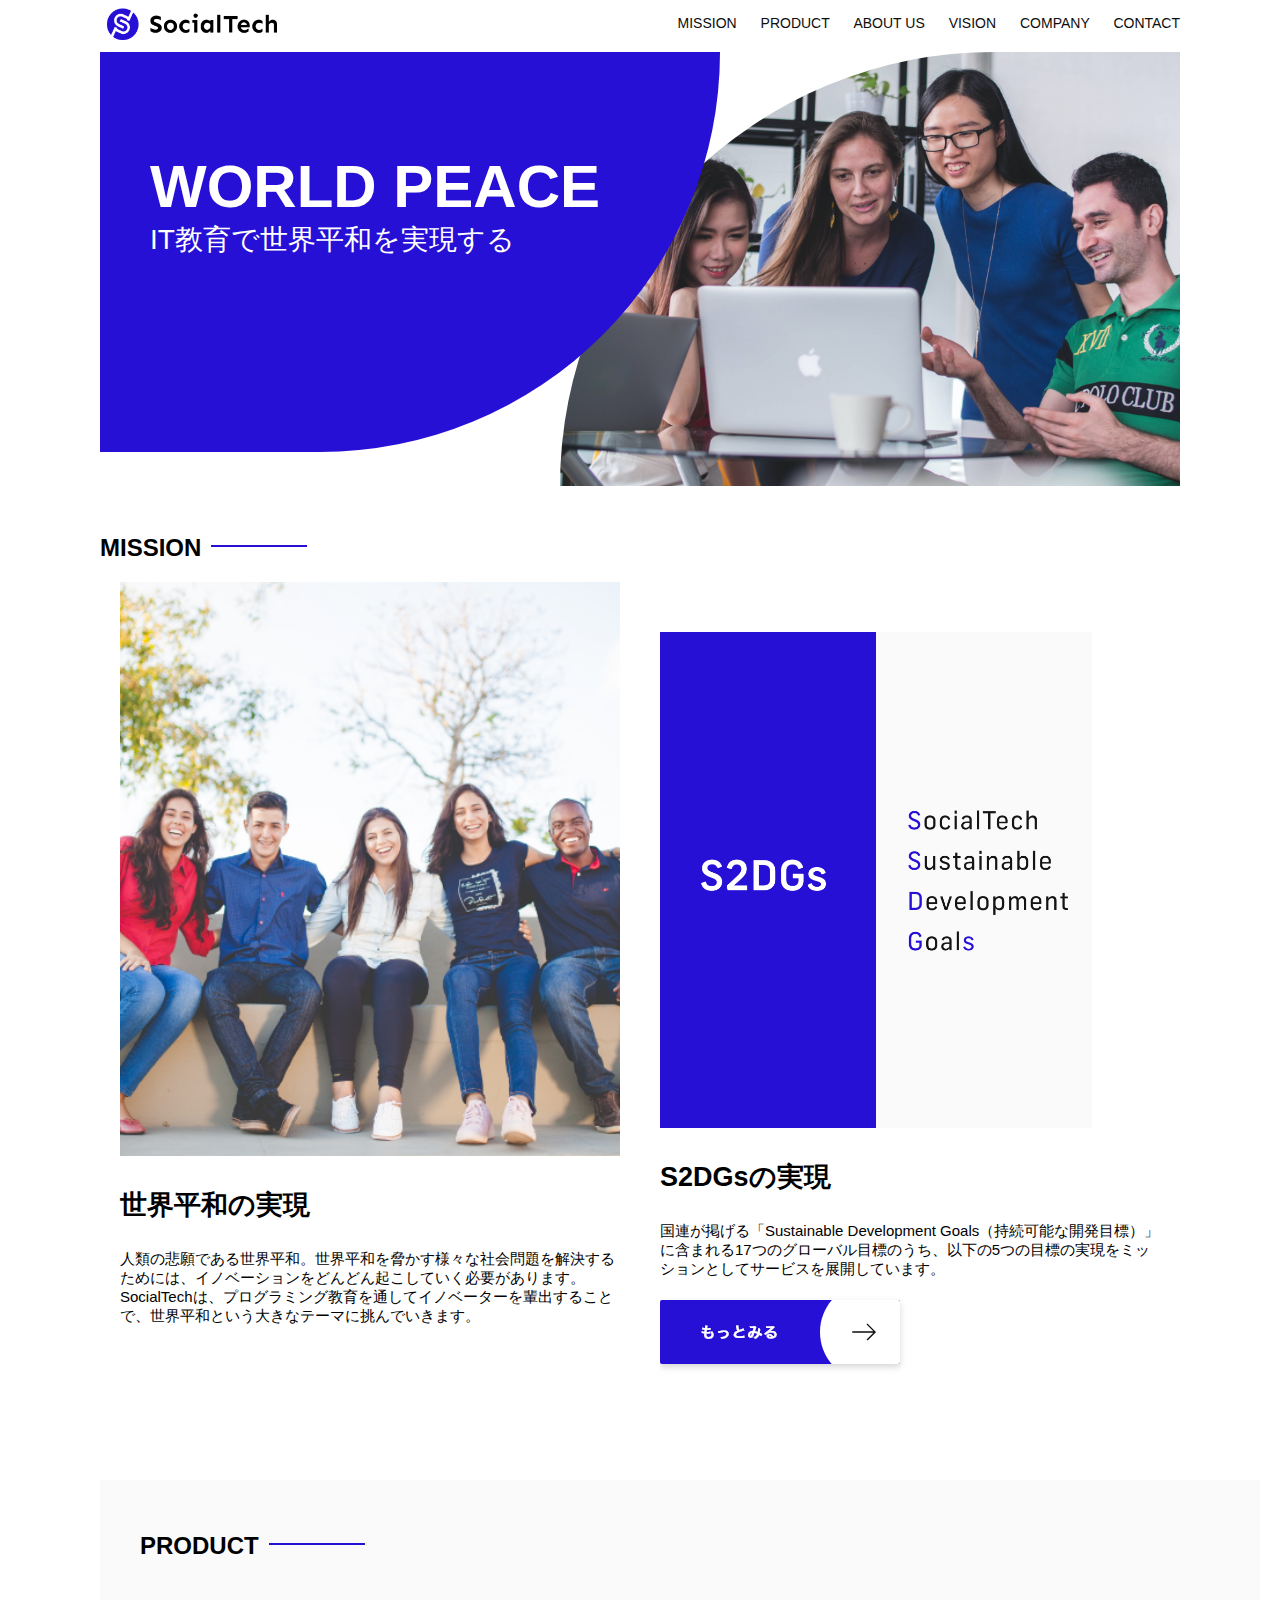
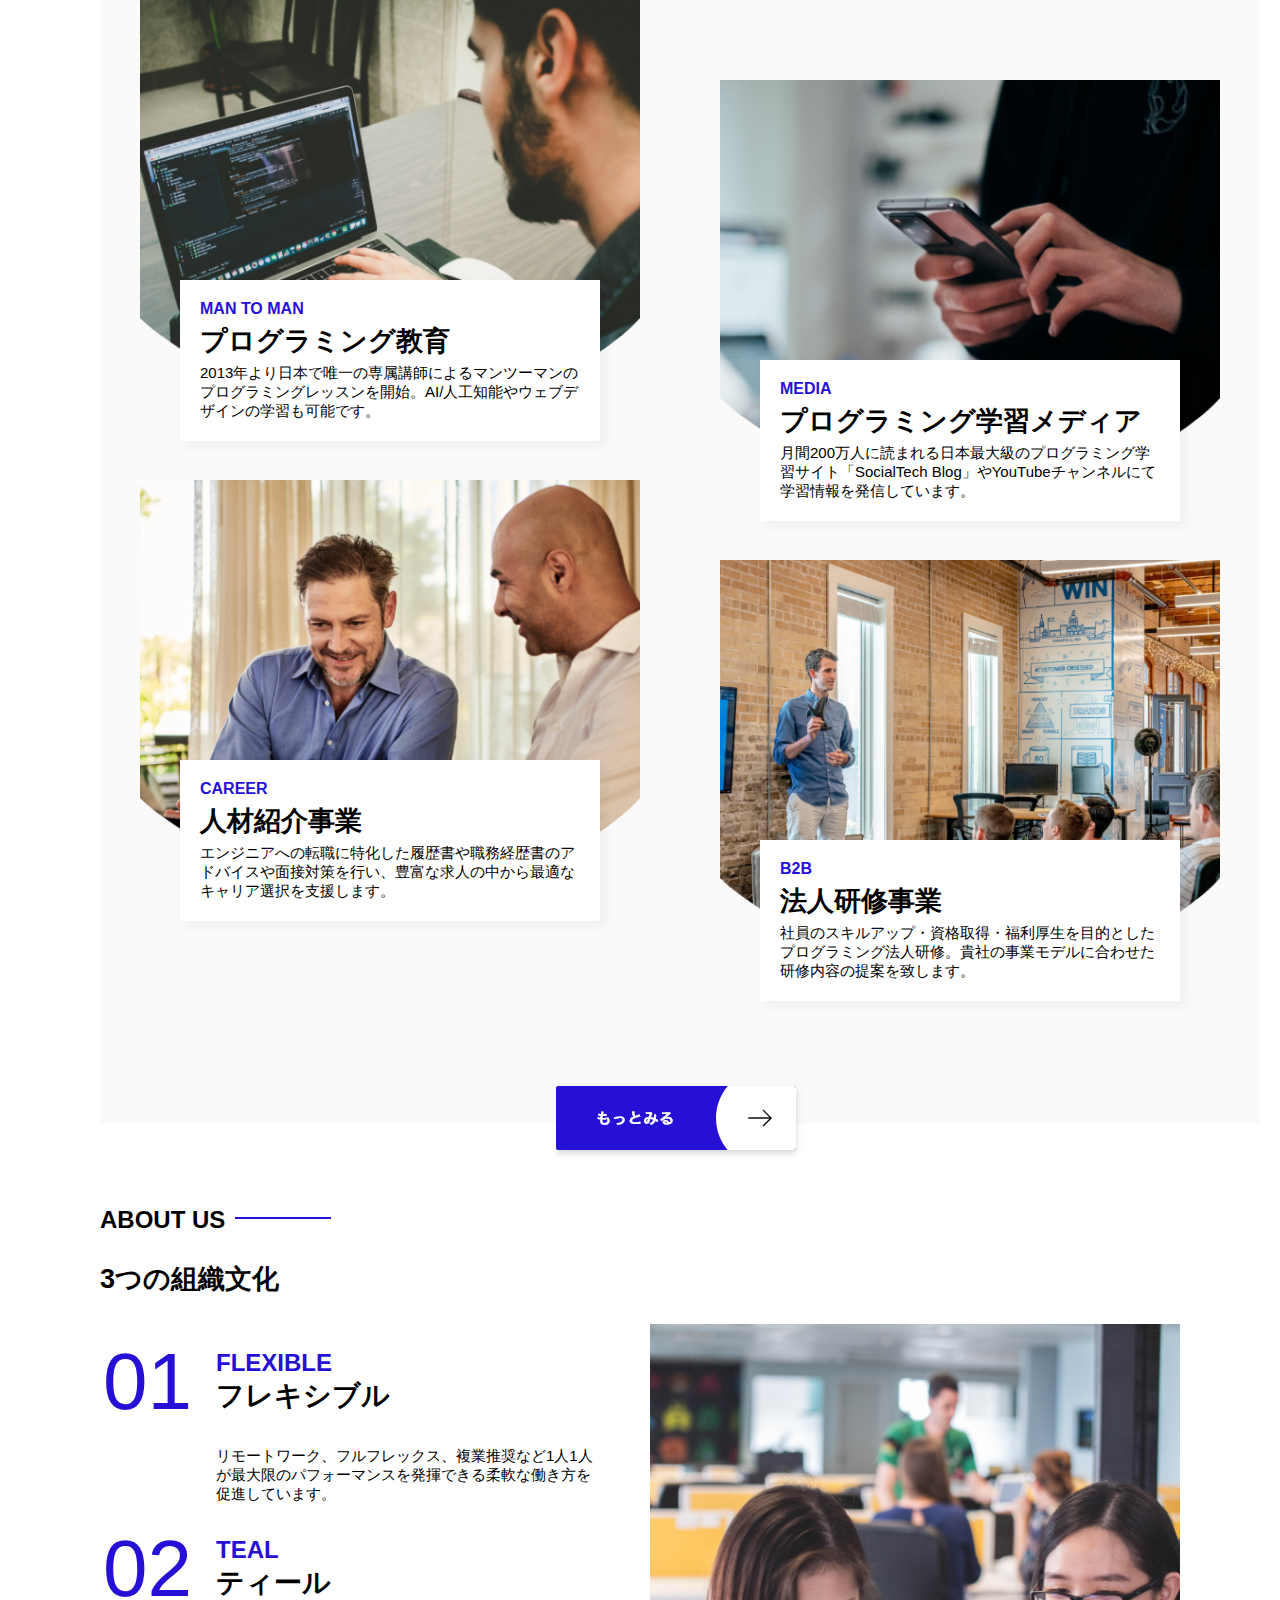
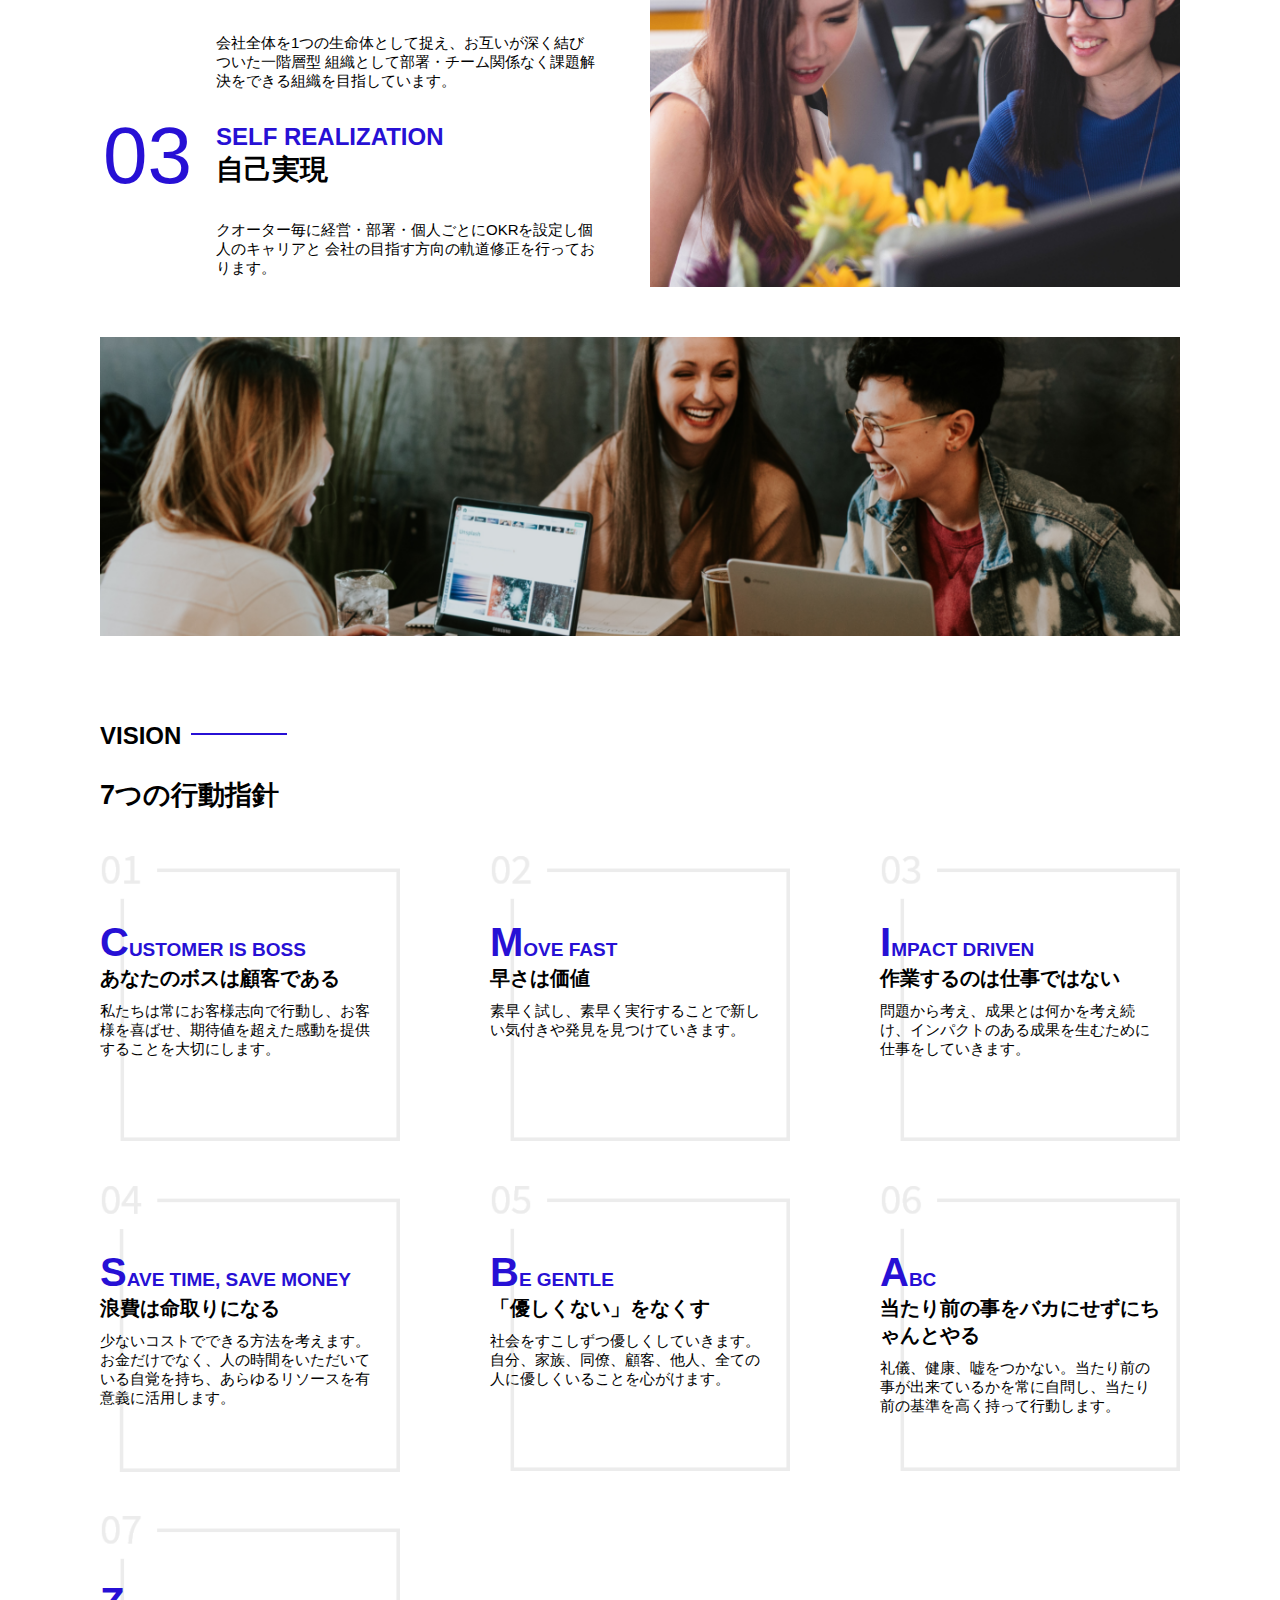
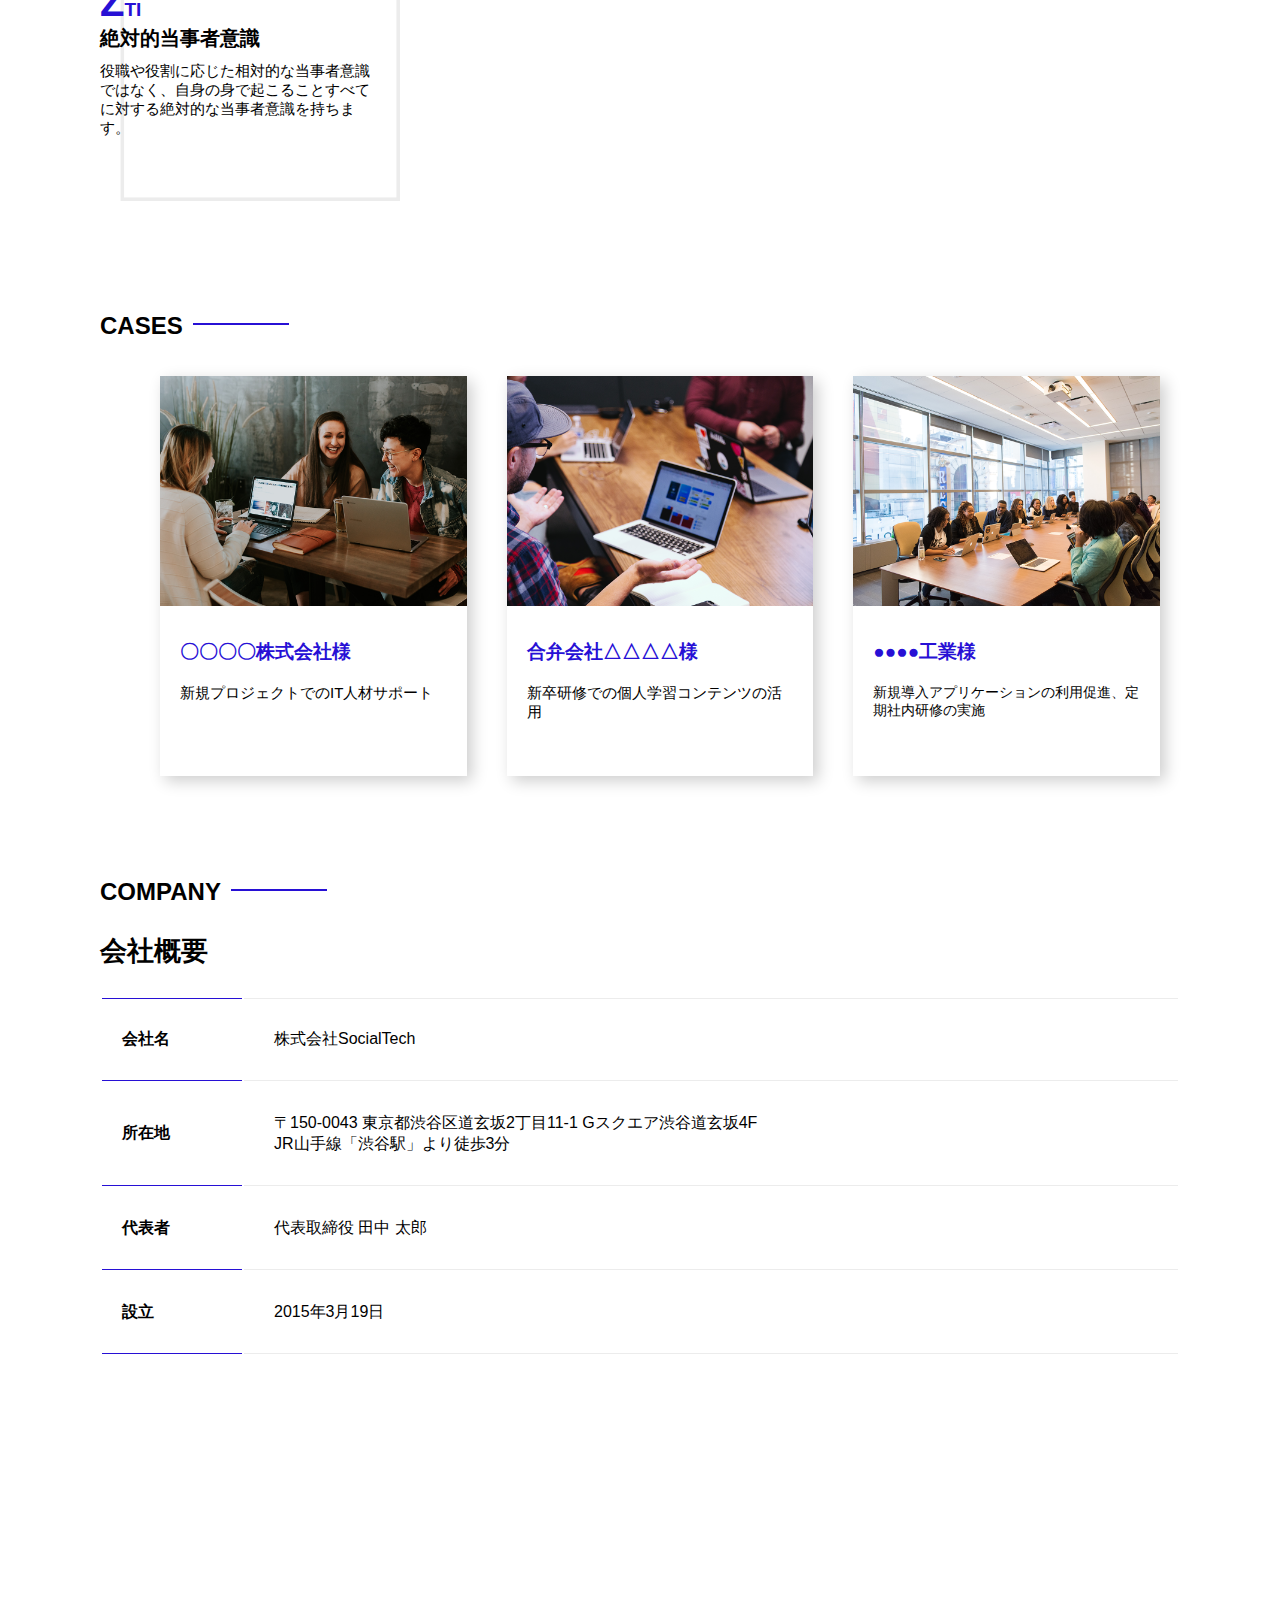
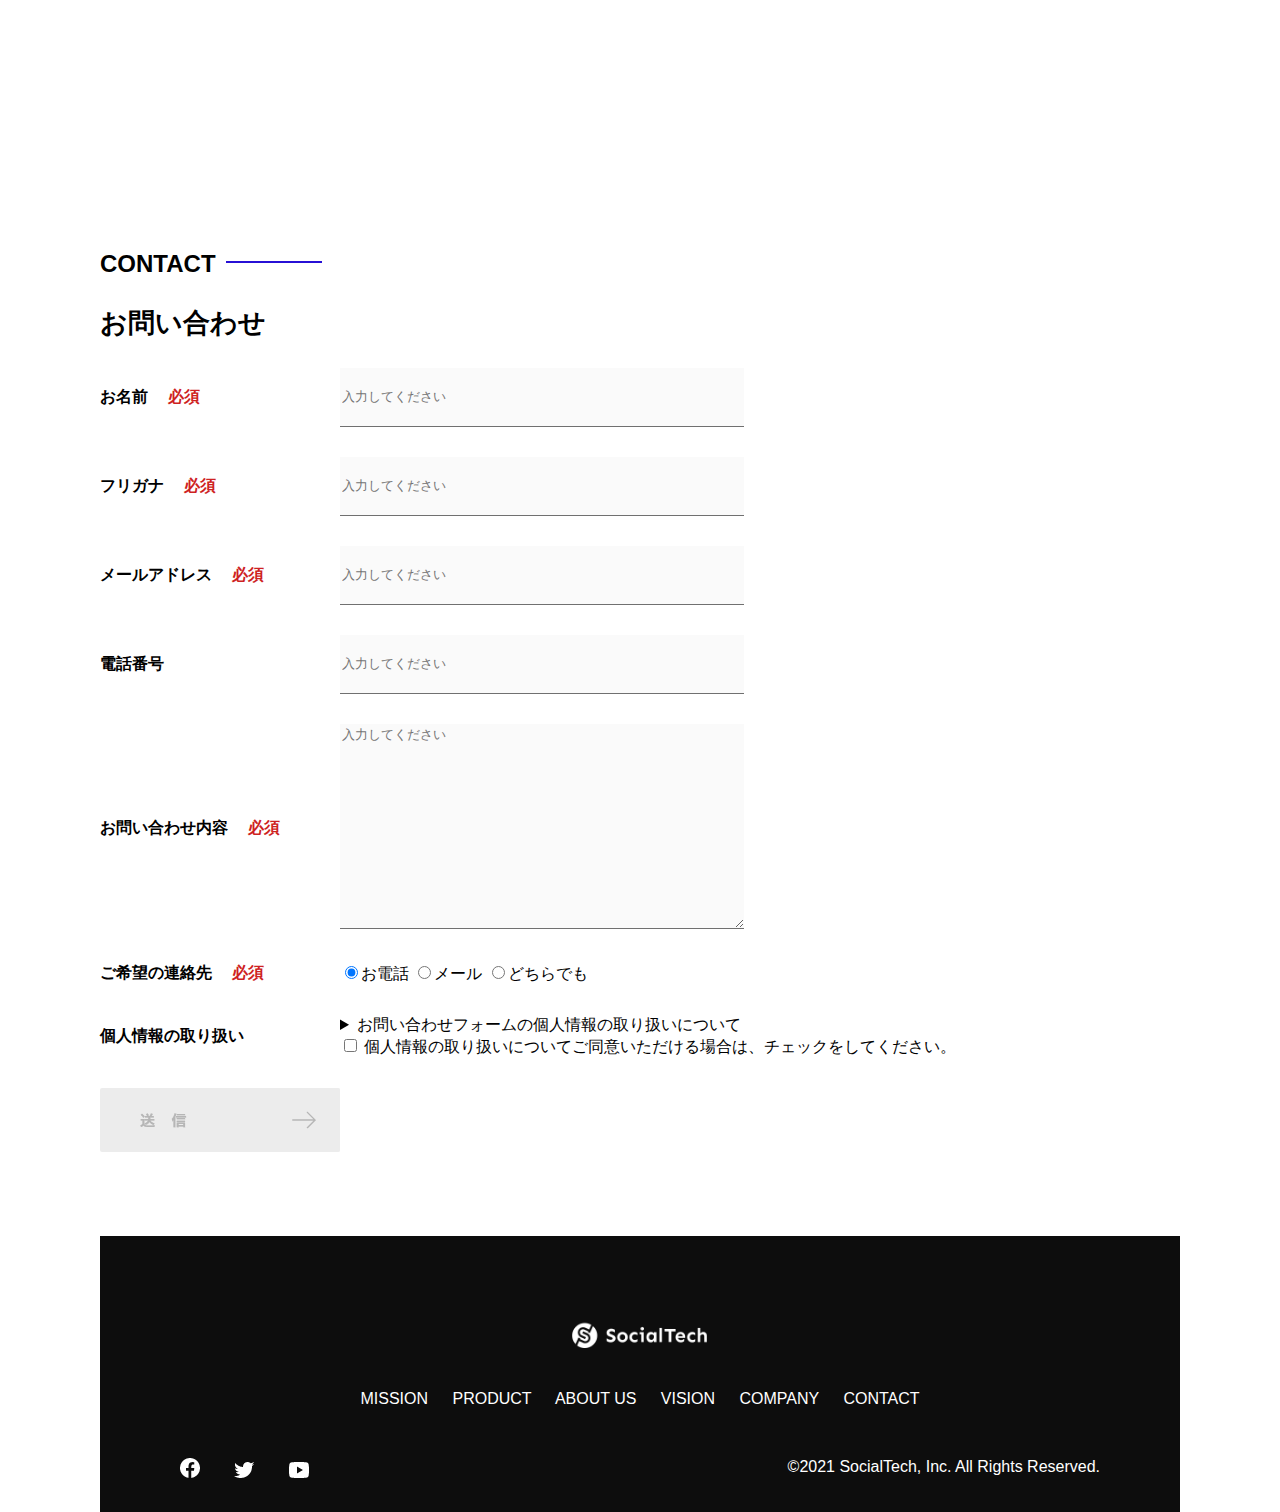
<file: index.html>
<!DOCTYPE html>
<html>
  <head>
    <title>SocialTech</title>
    <meta charset="UTF-8" />
    <meta
      name="description"
      content="SocialTechはEdTech業界のリーディングカンパニーを目指します。"
    />
    <meta name="viewport" content="width=device-width, initial-scale=1.0" />
    <link rel="stylesheet" href="style.css" />
  </head>
  <body>
    <!-- ヘッダー -->
    <header>
      <!-- ロゴ -->
      <a href="index.html" id="logo"
        ><img src="images/logo.png" alt="トップページに戻る"
      /></a>

      <!-- PC用ナビゲーション -->
      <nav id="nav-pc">
        <a href="mission.html">MISSION</a>
        <a href="product.html">PRODUCT</a>
        <a href="index.html#aboutus">ABOUT US</a>
        <a href="index.html#vision">VISION</a>
        <a href="index.html#company">COMPANY</a>
        <a href="index.html#contact">CONTACT</a>
      </nav>
        <!-- スマホ用メニューボタン -->
     <img id="menu-sp" src="images/button-menu.png" alt="ナビゲーションを開く" onclick="document.getElementById('nav-sp').style.display = 'block'">
      <!-- スマホ用ナビゲーション -->
      <nav id="nav-sp">
        <img id="close" src="images/button-close.png" alt="ナビゲーションを閉じる" onclick="document.getElementById('nav-sp').style.display = 'none'">
        <a id="logo-sp" href="index.html" onclick="document.getElementById('nav-sp').style.display = 'none'"><img
            src="images/logo-sp.png" alt="トップページに戻る"></a>
        <a class="menu" href="mission.html" onclick="document.getElementById('nav-sp').style.display = 'none'">MISSION</a>
        <a class="menu" href="product.html" onclick="document.getElementById('nav-sp').style.display = 'none'">PRODUCT</a>
        <a class="menu" href="index.html#aboutus" onclick="document.getElementById('nav-sp').style.display = 'none'">ABOUT
          US</a>
        <a class="menu" href="index.html#vision"
          onclick="document.getElementById('nav-sp').style.display = 'none'">VISION</a>
        <a class="menu" href="index.html#company"
          onclick="document.getElementById('nav-sp').style.display = 'none'">COMPANY</a>
        <a class="menu" href="index.html#contact"
          onclick="document.getElementById('nav-sp').style.display = 'none'">CONTACT</a>
        <div id="sns">
          <a href="https://www.facebook.com/sejuku2013"><img src="images/button-facebook.png" alt="Facebookのリンク"></a>
          <a href="https://twitter.com/samuraijuku"><img src="images/button-twitter.png" alt="Twitterのリンク"></a>
          <a href="https://www.youtube.com/channel/UCCFOQO5aDK0xXam4cUQXT8g"><img src="images/button-youtube.png" alt="YouTubeのリンク"></a>
        </div>
      </nav>
    </header>
    <main>
      <article>
        <!-- メインビジュアル -->
        <section id="main-visual">
          <div id="main-message">
            <h1>WORLD PEACE</h1>
            <p>IT教育で世界平和を実現する</p>
          </div>
          <img 
            id="mission-photo"
            src="images/index/index-main.png"
            alt="PCの周りに集まる多国籍の仲間たち"
          />
        </section>
        <!--ミッション-->
        <section id="mission">
          <h2 class="index-h2">MISSION</h2>
          <div id="mission-flex">
            <div>
              <img
                id="mission-photo"
                src="images/index/index-mission.png"
                alt="屋外のベンチで写真を撮影する多国籍の仲間たち"
              />
              <h3>世界平和の実現</h3>
              <p>
                人類の悲願である世界平和。世界平和を脅かす様々な社会問題を解決するためには、イノベーションをどんどん起こしていく必要があります。SocialTechは、プログラミング教育を通してイノベーターを輩出することで、世界平和という大きなテーマに挑んでいきます。
              </p>
            </div>
            <div>
              <img id="s2dgs" src="images/index/s2dgs.png" alt="S2DGs" />
              <h3>S2DGsの実現</h3>
              <p>
                国連が掲げる「Sustainable Development
                Goals（持続可能な開発目標）」に含まれる17つのグローバル目標のうち、以下の5つの目標の実現をミッションとしてサービスを展開しています。
              </p>
              <a href="mission.html">
                <img src="images/button-more.png" alt="もっとみる" />
              </a>
            </div>
          </div>
        </section>
        <!-- プロダクト -->
        <section id="product">
          <h2 class="index-h2">PRODUCT</h2>
          <div>
            <div id="product-left">
              <div>
                <img
                  class="product-photo"
                  src="images/index/index-mantoman.png"
                  alt="PCでコードを書く男性"
                />
                <div class="product-explain">
                  <span>MAN TO MAN</span>
                  <h3>プログラミング教育</h3>
                  <p>
                    2013年より日本で唯一の専属講師によるマンツーマンのプログラミングレッスンを開始。AI/人工知能やウェブデザインの学習も可能です。
                  </p>
                </div>
              </div>
              <div>
                <img
                  class="product-photo"
                  src="images/index/index-career.png"
                  alt="笑顔で話し合う2人の男性"
                />
                <div class="product-explain">
                  <span>CAREER</span>
                  <h3>人材紹介事業</h3>
                  <p>
                    エンジニアへの転職に特化した履歴書や職務経歴書のアドバイスや面接対策を行い、豊富な求人の中から最適なキャリア選択を支援します。
                  </p>
                </div>
              </div>
            </div>
            <div id="product-right">
              <div>
                <img
                  class="product-photo"
                  src="images/index/index-media.png"
                  alt="スマートフォンを操作する人"
                />
                <div class="product-explain">
                  <span>MEDIA</span>
                  <h3>プログラミング学習メディア</h3>
                  <p>
                    月間200万人に読まれる日本最大級のプログラミング学習サイト「SocialTech
                    Blog」やYouTubeチャンネルにて学習情報を発信しています。
                  </p>
                </div>
              </div>
              <div>
                <img
                  class="product-photo"
                  src="images/index/index-b2b.png"
                  alt="講演中の男性とそれを聴く人々"
                />
                <div class="product-explain">
                  <span>B2B</span>
                  <h3>法人研修事業</h3>
                  <p>
                    社員のスキルアップ・資格取得・福利厚生を目的としたプログラミング法人研修。貴社の事業モデルに合わせた研修内容の提案を致します。
                  </p>
                </div>
              </div>
            </div>
          </div>
          <div>
            <a id="product-more" href="product.html">
              <img src="images/button-more.png" alt="もっとみる" />
            </a>
          </div>
        </section>
        <!---ABOUT US-->
        <section id="aboutus">
          <h2 class="index-h2">ABOUT US</h2>
          <h3>3つの組織文化</h3>
          <div>
            <table class="culture-table">
              <tr>
                <td>
                  <span class="culture-num">01</span>
                </td>
                <td>
                  <span class="culture-en">FLEXIBLE</span>
                  <span class="culture-jp">フレキシブル</span>
                </td>
              </tr>
              <tr>
                <td>
                  <!--空のセル-->
                </td>
                <td>
                  <p class="culture-description">
                    リモートワーク、フルフレックス、複業推奨など1人1人が最大限のパフォーマンスを発揮できる柔軟な働き方を促進しています。
                  </p>
                </td>
              </tr>
              <tr>
                <td>
                  <span class="culture-num">02</span>
                </td>
                <td>
                  <span class="culture-en">TEAL</span>
                  <span class="culture-jp">ティール</span>
                </td>
              </tr>
              <tr>
                <td>
                  <!--空のセル-->
                </td>
                <td>
                  <p class="culture-description">
                    会社全体を1つの生命体として捉え、お互いが深く結びついた一階層型
                    組織として部署・チーム関係なく課題解決をできる組織を目指しています。
                  </p>
                </td>
              </tr>
              <tr>
                <td>
                  <span class="culture-num">03</span>
                </td>
                <td>
                  <span class="culture-en">SELF REALIZATION</span>
                  <span class="culture-jp">自己実現</span>
                </td>
              </tr>
              <tr>
                <td>
                  <!--空のセル-->
                </td>
                <td>
                  <p class="culture-description">
                    クオーター毎に経営・部署・個人ごとにOKRを設定し個人のキャリアと
                    会社の目指す方向の軌道修正を行っております。
                  </p>
                </td>
              </tr>
            </table>
            <img
              class="culture-img"
              src="images/index/index-aboutus1.png"
              alt="笑顔で話し合う2人の女性"
            />
          </div>
          <img
            class="culture-img2"
            src="images/index/index-aboutus2.png"
            alt="笑顔で話し合う3人の男女"
          />
        </section>
        <!-- VISION -->
        <section id="vision">
          <h2 class="index-h2">VISION</h2>
          <h3>7つの行動指針</h3>
          <div>
            <div class="vision-box">
              <img src="images/index/vision-01.png" alt="01" />
              <span>
                <h4>CUSTOMER IS BOSS</h4>
                <h5>あなたのボスは顧客である</h5>
                <p>
                  私たちは常にお客様志向で行動し、お客様を喜ばせ、期待値を超えた感動を提供することを大切にします。
                </p>
              </span>
            </div>
            <div class="vision-box">
              <img src="images/index/vision-02.png" alt="02" />
              <span>
                <h4>MOVE FAST</h4>
                <h5>早さは価値</h5>
                <p>
                  素早く試し、素早く実行することで新しい気付きや発見を見つけていきます。
                </p>
              </span>
            </div>
            <div class="vision-box">
              <img src="images/index/vision-03.png" alt="03" />
              <span>
                <h4>IMPACT DRIVEN</h4>
                <h5>作業するのは仕事ではない</h5>
                <p>
                  問題から考え、成果とは何かを考え続け、インパクトのある成果を生むために仕事をしていきます。
                </p>
              </span>
            </div>
            <div class="vision-box">
              <img src="images/index/vision-04.png" alt="04" />
              <span>
                <h4>SAVE TIME, SAVE MONEY</h4>
                <h5>浪費は命取りになる</h5>
                <p>
                  少ないコストでできる方法を考えます。お金だけでなく、人の時間をいただいている自覚を持ち、あらゆるリソースを有意義に活用します。
                </p>
              </span>
            </div>
            <div class="vision-box">
              <img src="images/index/vision-05.png" alt="05" />
              <span>
                <h4>BE GENTLE</h4>
                <h5>「優しくない」をなくす</h5>
                <p>
                  社会をすこしずつ優しくしていきます。自分、家族、同僚、顧客、他人、全ての人に優しくいることを心がけます。
                </p>
              </span>
            </div>
            <div class="vision-box">
              <img src="images/index/vision-06.png" alt="06" />
              <span>
                <h4>ABC</h4>
                <h5>当たり前の事をバカにせずにちゃんとやる</h5>
                <p>
                  礼儀、健康、嘘をつかない。当たり前の事が出来ているかを常に自問し、当たり前の基準を高く持って行動します。
                </p>
              </span>
            </div>
            <div class="vision-box">
              <img src="images/index/vision-07.png" alt="07" />
              <span>
                <h4>ZTI</h4>
                <h5>絶対的当事者意識</h5>
                <p>
                  役職や役割に応じた相対的な当事者意識ではなく、自身の身で起こることすべてに対する絶対的な当事者意識を持ちます。
                </p>
              </span>
            </div>
          </div>
        </section>
        <!-- CASES -->
        <section id="cases">
          <h2 class="index-h2">CASES</h2>
          <ul>
            <li class="case-card">
              <img class="case-img" src="images/index/case-1.png" alt="仲良く語り合う３人">
              <div class=case-info>
                <h3 class="case-name">〇〇〇〇株式会社様</h3>
                <p class="case-namecontent">新規プロジェクトでのIT人材サポート</p>
              </div>
            </li>
            <li class="case-card">
                <img class="case-img" src="images/index/case-2.png" alt="PCでコンテンツを見る">
                <div class="case-info">
                  <h3 class="case-name">合弁会社△△△△様</h3>
                  <p class="case-contet">新卒研修での個人学習コンテンツの活用</p>
                </div>
            </li>
            <li class="case-card">
              <img class="case-img" src="images/index/case-3.png" alt="社内研修中の会議室">
              <div class="case-info">
                <h3 class="case-name">●●●●工業様</h3>
                <p class="case-content">新規導入アプリケーションの利用促進、定期社内研修の実施</p>
              </div>
            </li>
            
         
          </ul>

        </section>
        <!-- COMPANY -->
        <section id="company">
          <h2 class="index-h2">COMPANY</h2>
          <h3>会社概要</h3>
          <table id="company-table">
            <tr>
              <th class="tableheader-first">会社名</th>
              <td class="cell-first">株式会社SocialTech</td>
            </tr>
            <tr>
              <th class="tableheader">所在地</th>
              <td class="cell">
                〒150-0043 東京都渋谷区道玄坂2丁目11-1 Gスクエア渋谷道玄坂4F<br />JR山手線「渋谷駅」より徒歩3分
              </td>
            </tr>
            <tr>
              <th class="tableheader">代表者</th>
              <td class="cell">代表取締役 田中 太郎</td>
            </tr>
            <tr>
              <th class="tableheader">設立</th>
              <td class="cell">2015年3月19日</td>
            </tr>
          </table>
          <iframe
            src="https://www.google.com/maps/embed?pb=!1m18!1m12!1m3!1d3241.7759544892483!2d139.69399665123464!3d35.65789123876098!2m3!1f0!2f0!3f0!3m2!1i1024!2i768!4f13.1!3m3!1m2!1s0x60188caa0042e8d1%3A0xba130bea826a7aa2!2z44CSMTUwLTAwNDMg5p2x5Lqs6YO95riL6LC35Yy66YGT546E5Z2C77yS5LiB55uu77yR77yR4oiS77yR!5e0!3m2!1sja!2sjp!4v1636872991912!5m2!1sja!2sjp"
            style="border: 0"
            allowfullscreen=""
            loading="lazy"
          >
          </iframe>
        </section>
        <!-- お問い合わせフォーム -->
        <section id="contact">
          <h2 class="index-h2">CONTACT</h2>
          <h3>お問い合わせ</h3>
          <form>
            <div>
              <div class="contact-heading">
                <label class="contact-label"
                  >お名前<span class="contact-span">必須</span></label
                >
              </div>
              <div class="contact-form">
                <input
                  type="text"
                  name="name"
                  placeholder="入力してください"
                  class="contact-textbox"
                />
              </div>
            </div>
            <div>
              <div class="contact-heading">
                <label class="contact-label"
                  >フリガナ<span class="contact-span">必須</span></label
                >
              </div>
              <div>
                <input
                  type="text"
                  name="hurigana"
                  placeholder="入力してください"
                  class="contact-textbox"
                />
              </div>
            </div>
            <div>
              <div class="contact-heading">
                <label class="contact-label"
                  >メールアドレス<span class="contact-span">必須</span></label
                >
              </div>
              <div>
                <input
                  type="text"
                  name="email"
                  placeholder="入力してください"
                  class="contact-textbox"
                />
              </div>
            </div>
            <div>
              <div class="contact-heading">
                <label class="contact-label">電話番号</label>
              </div>
              <div>
                <input
                  type="text"
                  name="tel"
                  placeholder="入力してください"
                  class="contact-textbox"
                />
              </div>
            </div>
            <div>
              <div class="contact-heading">
                <label class="contact-label"
                  >お問い合わせ内容<span class="contact-span">必須</span></label
                >
              </div>
              <div>
                <textarea
                  class="contact-textarea"
                  placeholder="入力してください"
                  name="message"
                ></textarea>
              </div>
            </div>
            <div>
              <div class="contact-heading">
                <label class="contact-label"
                  >ご希望の連絡先<span class="contact-span">必須</span></label
                >
              </div>
              <div>
                <input
                  class="radiobutton"
                  type="radio"
                  value="tel"
                  name="contact"
                  checked
                /><label>お電話</label>
                <input
                  class="radiobutton"
                  type="radio"
                  value="mail"
                  name="contact"
                /><label>メール</label>
                <input
                  class="radiobutton"
                  type="radio"
                  value="both"
                  name="contact"
                /><label>どちらでも</label>
              </div>
            </div>
            <div>
              <div class="contact-heading">
                <label class="contact-label">個人情報の取り扱い</label>
              </div>
              <div>
                <details>
                  <summary>
                    お問い合わせフォームの個人情報の取り扱いについて
                  </summary>
                  <div>
                    <span>１．組織の名称又は氏名</span><br />
                    株式会社SocialTech<br /><br />
                    <span
                      >２．個人情報保護管理者（若しくはその代理人）の氏名又は職名、所属及び連絡先
                      鈴木 一郎 コーポレート部</span
                    ><br />
                    メールアドレス：support@socialtech.net<br />
                    TEL：03-xxxx-xxxx<br />
                    <span>３．個人情報の利用目的</span><br />
                    ・本サービス及び本サービスに関連する情報の提供又はそれらに関する連絡のため<br />
                    ・ユーザーの本人確認のため<br />
                    ・当社サービスのご案内のため<br />
                    ・当社の商品等の広告または宣伝（電子メールによるものを含むものとします。）<br /><br />
                    <span>４．個人情報の取り扱い業務の委託</span><br />
                    個人情報の取扱業務の全部または一部を外部に業務委託する場合があります。<br />
                    その際、弊社は、個人情報を適切に保護できる管理体制を敷き実行していることを条件として<br />
                    委託先を厳選したうえで、機密保持契約を委託先と締結し、お客様の個人情報を厳密に管理させます。<br /><br />
                    <span>５．個人情報の開示等の請求</span><br />
                    お客様は、弊社に対してご自身の個人情報の開示等（利用目的の通知、開示、内容の訂正・追加・削除、利用の停止または消去、第三者への提供の停止）に関して、当社問合わせ窓口に申し出ることができます。<br />
                    その際、弊社はお客様ご本人を確認させていただいたうえで、合理的な期間内に対応いたします。<br /><br />
                    なお、個人情報に関する弊社問合わせ先は、次の通りです。<br /><br />
                    株式会社SocialTech　個人情報問合せ窓口<br />
                    〒150-0043　東京都渋谷区道玄坂2丁目11-1 Ｇスクエア渋谷道玄坂
                    4F<br />
                    メールアドレス：support@socialtech.net　TEL：03-xxxx-xxxx<br /><br />
                    <span>６．個人情報を提供されることの任意性について</span
                    ><br /><br />
                    お客様がご自身の個人情報を弊社に提供されるか否かは、お客様のご判断によりますが、もしご提供されない場合には、適切なサービスが提供できない場合がありますので予めご了承ください。
                  </div>
                </details>
                <input type="checkbox" name="agree" />
                <span
                  >個人情報の取り扱いについてご同意いただける場合は、チェックをしてください。</span
                >
              </div>
            </div>
            <input
              type="image"
              value="Submit"
              src="images/button-submit.png"
              alt="送信する"
            />
          </form>
        </section>
      </article>
      <footer>
        <div id="footer-logo">
          <img src="images/logo-sp.png" alt="SocialTech" />
        </div>
        <div id="footer-link">
          <a href="mission.html">MISSION</a>
          <a href="product.html">PRODUCT</a>
          <a href="index.html#aboutus">ABOUT US</a>
          <a href="index.html#vision">VISION</a>
          <a href="index.html#company">COMPANY</a>
          <a href="index.html#contact">CONTACT</a>
        </div>
        <div id="sns-footer">
          <a href="https://www.facebook.com/sejuku2013"
            ><img src="images/button-facebook.png" alt="Facebookのリンク"
          /></a>
          <a href="https://twitter.com/samuraijuku"
            ><img src="images/button-twitter.png" alt="Twitterのリンク"
          /></a>
          <a href="https://www.youtube.com/channel/UCCFOQO5aDK0xXam4cUQXT8g"
            ><img src="images/button-youtube.png" alt="YouTubeのリンク"
          /></a>
          <span id="copyright"
            >&copy;2021 SocialTech, Inc. All Rights Reserved.
          </span>
        </div>
      </footer>
    </main>
  </body>
</html>
</file>
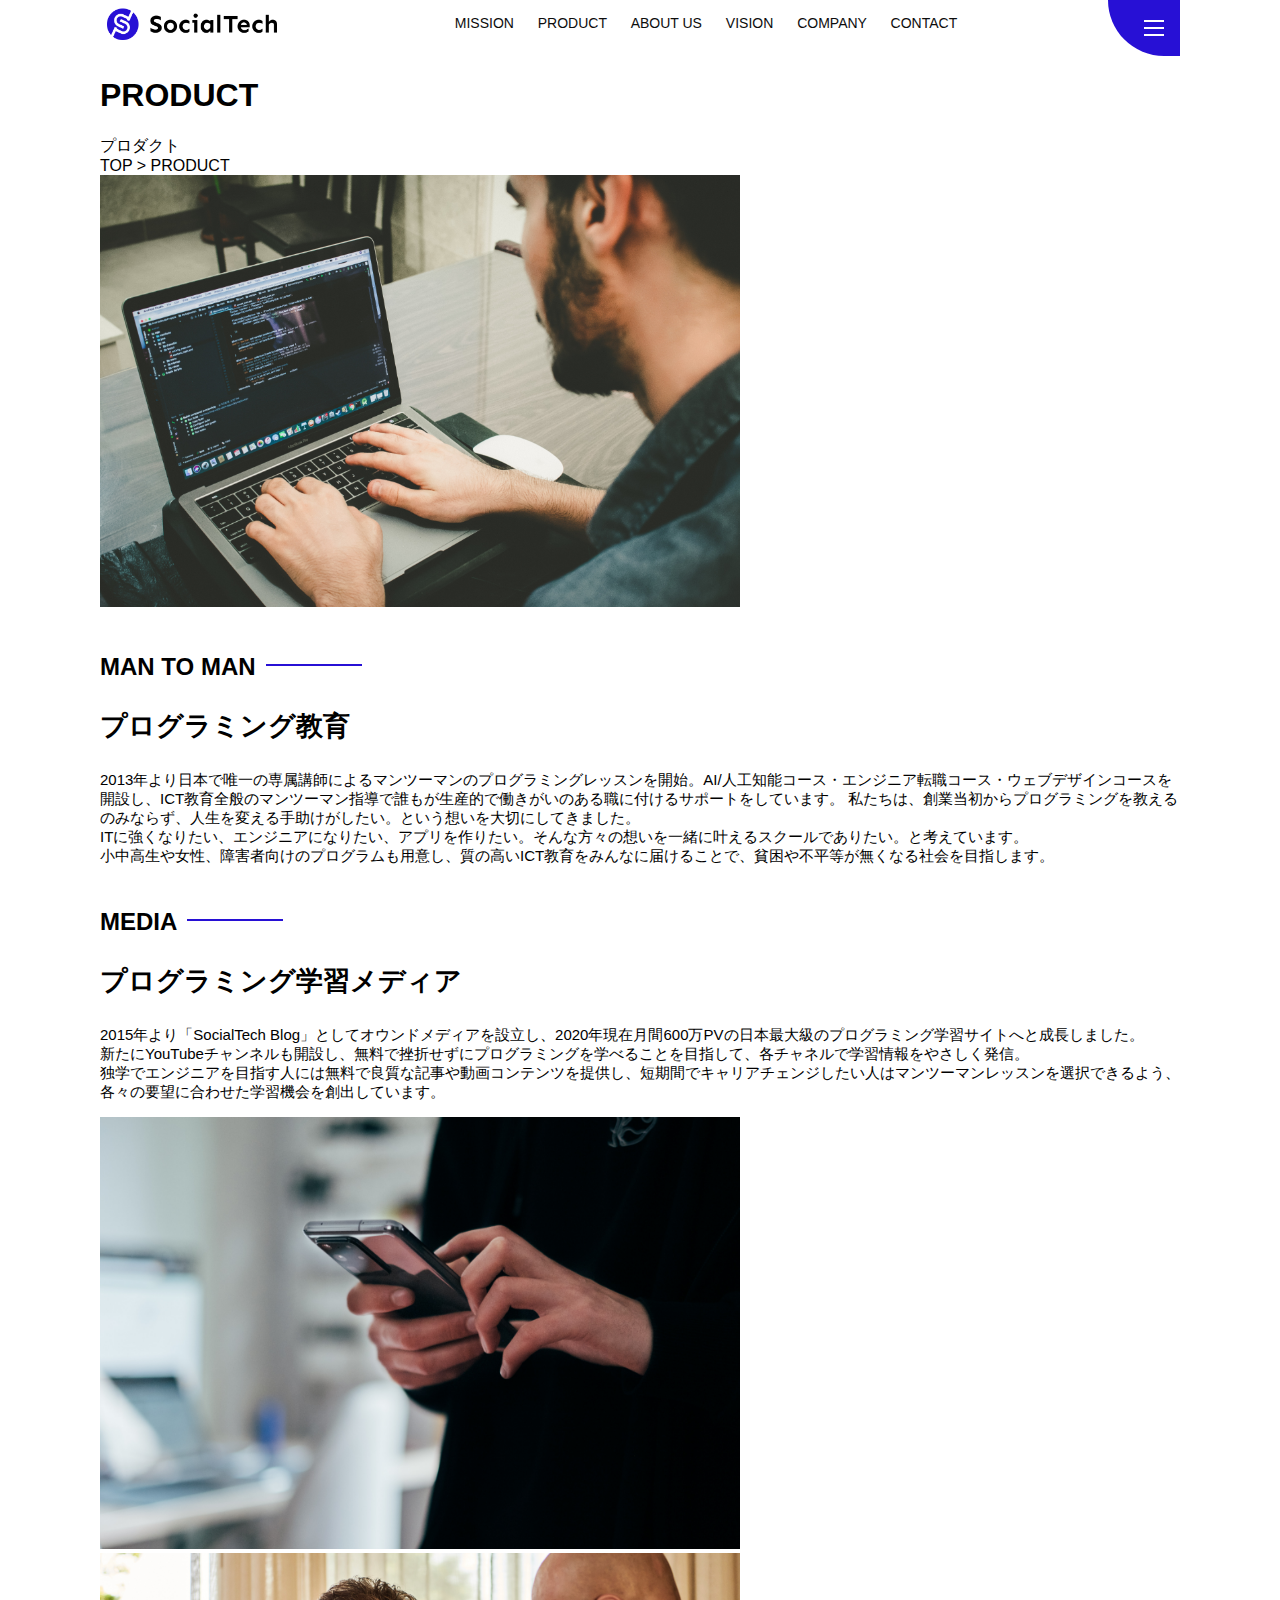
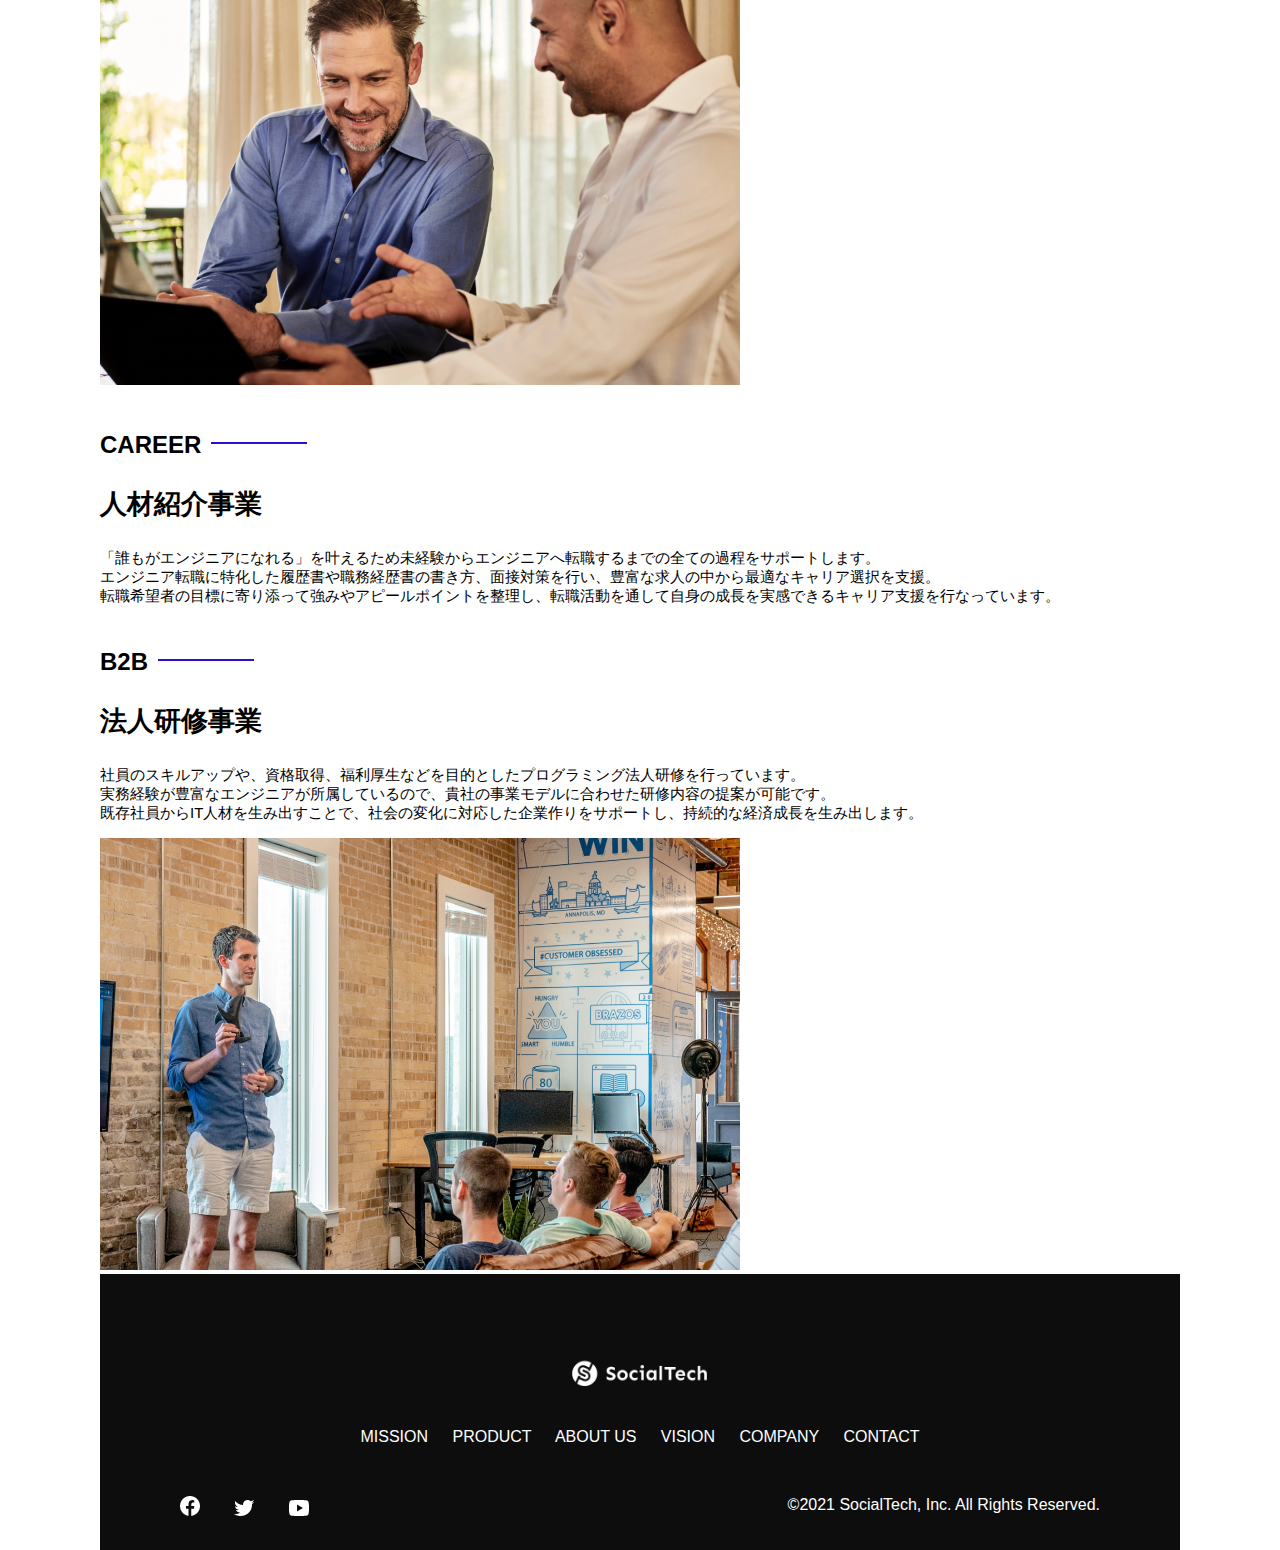
<file: product.html>
<!DOCTYPE html>
<html>
    <head>
        <title>SocialTech -PRODUCT プロダクト-</title>
        <meta charset="UTF-8">
        <meta name="description" content="SocialTechの4つのプロダクトを紹介します">
        <meta name="viewport" content="width=device-width, initial-scale=1.0">
        <link rel="stylesheet" href="style.css">
    </head>
    <body>
        <header>
            <a href="index.html" id="logo"><img src="images/logo.png" alt="トップページに戻る"></a>
             <!-- PC用ナビゲーション -->
            <nav id="nav-pc">
                <a href="mission.html">MISSION</a>
                <a href="product.html">PRODUCT</a>
                <a href="index.html#aboutus">ABOUT US</a>
                <a href="index.html#vision">VISION</a>
                <a href="index.html#company">COMPANY</a>
                <a href="index.html#contact">CONTACT</a>
            </nav>
            <!-- スマホ用メニューボタン -->
             <img id="munu-sp" src="images/button-menu.png" alt="ナビゲーションを開く" onclick="document.getElementById('nav-sp').style.display = 'block'">
            
             <!-- スマホ用ナビゲーション -->
              <nav id="nav-sp">
                <img id="close" src="images/button-close.png" alt="ナビゲーションを閉じる"onclick="document.getElementById('nav-sp').style.display = 'block'">
                <a id="logo-sp" href="index.html" onclick="document.getElementById('nav-sp').style.display = 'none'"><img
                    src="images/logo-sp.png" alt="トップページに戻る"></a>
                <a class="menu" href="mission.html" onclick="document.getElementById('nav-sp').style.display = 'none'">MISSION</a>
                <a class="menu" href="product.html" onclick="document.getElementById('nav-sp').style.display = 'none'">PRODUCT</a>
                <a class="menu" href="index.html#aboutus" onclick="document.getElementById('nav-sp').style.display = 'none'">ABOUT
                  US</a>
                <a class="menu" href="index.html#vision"
                  onclick="document.getElementById('nav-sp').style.display = 'none'">VISION</a>
                <a class="menu" href="index.html#company"
                  onclick="document.getElementById('nav-sp').style.display = 'none'">COMPANY</a>
                <a class="menu" href="index.html#contact"
                  onclick="document.getElementById('nav-sp').style.display = 'none'">CONTACT</a>
                <div id="sns">
                  <a href="https://www.facebook.com/sejuku2013"><img src="images/button-facebook.png" alt="Facebookのリンク"></a>
                  <a href="https://twitter.com/samuraijuku"><img src="images/button-twitter.png" alt="Twitterのリンク"></a>
                  <a href="https://www.youtube.com/channel/UCCFOQO5aDK0xXam4cUQXT8g"><img src="images/button-youtube.png" alt="YouTubeのリンク"></a>
                </div>
              </nav>
        </header>
        <main>
            <article>
              <section id="product-main">
                <div id="product-title">
                  <h1>PRODUCT</h1>
                  <span>プロダクト</span>
                  <div>TOP > PRODUCT</div>
                </div>
              </section>
              <section class="product-section1">
                <img src="images/product/product-mantoman.png" alt="PCでコードを書く男性">
                <div>
                  <h2 class="product-h2">MAN TO MAN</h2>
                  <h3 class="product-h3">プログラミング教育</h3>
                  <p>
                    2013年より日本で唯一の専属講師によるマンツーマンのプログラミングレッスンを開始。AI/人工知能コース・エンジニア転職コース・ウェブデザインコースを開設し、ICT教育全般のマンツーマン指導で誰もが生産的で働きがいのある職に付けるサポートをしています。
                    私たちは、創業当初からプログラミングを教えるのみならず、人生を変える手助けがしたい。という想いを大切にしてきました。<br>ITに強くなりたい、エンジニアになりたい、アプリを作りたい。そんな方々の想いを一緒に叶えるスクールでありたい。と考えています。<br>小中高生や女性、障害者向けのプログラムも用意し、質の高いICT教育をみんなに届けることで、貧困や不平等が無くなる社会を目指します。
                  </p>
                </div>
              </section>
              <section class="product-section2">
                <div>
                  <h2 class="product-h2">MEDIA</h2>
                  <h3 class="product-h3">プログラミング学習メディア</h3>
                  <p>2015年より「SocialTech
                    Blog」としてオウンドメディアを設立し、2020年現在月間600万PVの日本最大級のプログラミング学習サイトへと成長しました。<br>新たにYouTubeチャンネルも開設し、無料で挫折せずにプログラミングを学べることを目指して、各チャネルで学習情報をやさしく発信。<br>独学でエンジニアを目指す人には無料で良質な記事や動画コンテンツを提供し、短期間でキャリアチェンジしたい人はマンツーマンレッスンを選択できるよう、各々の要望に合わせた学習機会を創出しています。
                  </p>
                </div>
                <img src="images/product/product-media.png" alt="スマートフォンを操作する人">
              </section>
              <section class="product-section1">
                <img src="images/product/product-career.png" alt="笑顔で話し合う2人の男性">
                <div>
                  <h2 class="product-h2">CAREER</h2>
                  <h3 class="product-h3">人材紹介事業</h3>
                  <p>
                    「誰もがエンジニアになれる」を叶えるため未経験からエンジニアへ転職するまでの全ての過程をサポートします。<br>エンジニア転職に特化した履歴書や職務経歴書の書き方、面接対策を行い、豊富な求人の中から最適なキャリア選択を支援。<br>転職希望者の目標に寄り添って強みやアピールポイントを整理し、転職活動を通して自身の成長を実感できるキャリア支援を行なっています。<br>
                  </p>
                </div>
              </section>
              <section class="product-section2">
                <div>
                  <h2 class="product-h2">B2B</h2>
                  <h3 class="product-h3">法人研修事業</h3>
                  <p>
                    社員のスキルアップや、資格取得、福利厚生などを目的としたプログラミング法人研修を行っています。<br>実務経験が豊富なエンジニアが所属しているので、貴社の事業モデルに合わせた研修内容の提案が可能です。<br>既存社員からIT人材を生み出すことで、社会の変化に対応した企業作りをサポートし、持続的な経済成長を生み出します。
                  </p>
                </div>
                <img src="images/product/product-b2b.png" alt="講演中の男性とそれを聴く人々">
              </section>
            </article>
            <footer>
                <div id="footer-logo">
                    <img src="images/logo-sp.png" alt="SocialTech">
                </div>
                <div id="footer-link">
                    <a href="mission.html">MISSION</a>
                    <a href="product.html">PRODUCT</a>
                    <a href="index.html#aboutus">ABOUT US</a>
                    <a href="index.html#vision">VISION</a>
                    <a href="index.html#company">COMPANY</a>
                    <a href="index.html#contact">CONTACT</a>
                </div>
                <div id="sns-footer">
                    <a href="https://www.facebook.com/sejuku2013"><img src="images/button-facebook.png" alt="Facebookのリンク"></a>
                    <a href="https://twitter.com/samuraijuku"><img src="images/button-twitter.png" alt="Twitterのリンク"></a>
                    <a href="https://www.youtube.com/channel/UCCFOQO5aDK0xXam4cUQXT8g"><img src="images/button-youtube.png" alt="YouTubeのリンク"></a>
                    <span id="copyright">&copy;2021 SocialTech, Inc. All Rights Reserved. </span>   
                </div>
            </footer>
        </main>
    </body>
</html>
</file>
<file: style.css>
/* PC、スマホ共通スタイル */
body {
  font-family: "Source Sans Pro", "Hiragino Kaku Gothic ProN", Meiryo, Arial,
    sans-serif;
}

p {
  font-size: 15px;
}
 /*================
  PC用のスタイル
  =================*/
  @media screen and (min-width: 768px) {
/*================
PC用のスタイル 
=================*/
#nav-sp,#menu-sp {
  display: none;
}
/* 横幅設定 */
body {
  max-width: 1080px;
  min-width: 960px;
  margin: 0 auto 0 auto;
}

/* ヘッダー */
header {
  display: flex;
  justify-content: space-between;
}

/* ナビゲーションのレイアウト */
#nav-pc {
  text-align: right;
  font-size: 14px;
  padding-top: 15px;
}

/* ナビゲーションのリンクの装飾設定 */
#nav-pc>a {
  text-decoration: none;
  margin-left: 20px;
}

#nav-pc>a:link {
  color: #0d0d0d;
}

#nav-pc>a:visited {
  color: #0d0d0d;
}

#nav-pc>a:hover {
  color: #0d0d0d;
  text-decoration: underline;
}

#nav-pc>a:active {
  color: #0d0d0d;
}

/* メインビジュアル*/
#main-visual {
  position: relative;
  height: 400px;
}

#main-message {
  position: absolute;
  top: 0;
  left: 0;
  background-color: #2710d5;
  color: #ffffff;
  border-radius: 0 0 476px 0;
  max-width: 620px;
  height: 100%;
  width: 100%;
  z-index: 11;
}

#main-message>h1 {
  font-size: 60px;
  font-weight: bold;
  margin: 100px 0 0 50px;
}

#main-message>p {
  font-size: 28px;
  margin: 0 0 0 50px;
}

#main-visual>img {
  max-width: 620px;
  border-radius: 476px 0 0 0;
  position: absolute;
  top: 0;
  right: 0;
  z-index: 10;
}

/* 見出し */
h2 {
  margin: 40px 0 0 0;
}

h2::after {
  content: url("images/line.png");
  margin-left: 10px;
}

h3 {
  font-size: 27px;
}

/* ミッション */
#mission {
  margin: 80px auto 80px auto;
  width: 100%;
}

#mission-flex {
  width: 100%;
  display: flex;
}

#mission-flex>div {
  width: 50%;
  margin: 20px;
}

#mission-photo {
  width: 100%;
}

#s2dgs {
  margin-top: 50px;
}

/* プロダクト */
#product {
  background-color: #fafafa;
  width: 100%;
  margin: 80px 0 80px 0;
  padding: 10px 40px 0px 40px;
}

/* 外枠 */
#product>div {
  margin-top: 40px;
  display: flex;
}

/* 左のカラム */
#product-left {
  width: 50%;
  margin-right: 20px;
}

/* 右のカラム */
#product-right {
  width: 50%;
  margin-left: 20px;
  margin-top: 80px;
}

/* 画像＋説明の枠 */
#product-left>div {
  position: relative;
  height: 480px;
  margin-right: 20px;
}

#product-right>div {
  position: relative;
  height: 480px;
  margin-left: 20px;
}

/* 画像 */
.product-photo {
  width: 100%;
}

/* 説明文の枠 */
.product-explain {
  background-color: #ffffff;
  position: absolute;
  left: 0;
  top: 280px;
  margin: 0 40px 0 40px;
  padding: 20px;
  box-shadow: 5px 5px 10px rgba(0, 0, 0, 0.05);
}

/* 説明文の英語 */
.product-explain>span {
  color: #2710d5;
  font-weight: bold;
  font-size: 16px;
  margin: 0;
}

/* 説明文の見出し */
.product-explain>h3 {
  margin: 5px 0 5px 0;
}

/* 説明文 */
.product-explain>p {
  margin: 0;
}

/* 「もっとみる」ボタン */
#product-more {
  margin: 0 auto -42px auto;
}

/* ABOUT US */
#aboutus {
  margin: 80px auto 80px auto;
}

/* 3つの組織文化と画像を入れる枠 */
#aboutus>div {
  display: flex;
}

/* 画像 */
.culture-img {
  width: 100%;
  align-self: flex-start;
}

.culture-img2 {
  margin-top: 50px;
  width: 100%;
}

/* 3つの組織文化の表 */
.culture-table {
  max-width: 500px;
  margin-right: 50px;
}

/* 番号 */
.culture-num {
  font-size: 80px;
  color: #2710d5;
  margin: 0 20px 0 0;
}

/* 組織文化英語 */
.culture-en {
  color: #2710d5;
  font-weight: bold;
  font-size: 24px;
  display: block;
}

/* 組織文化日本語 */
.culture-jp {
  font-size: 28px;
  font-weight: bold;
}

/* 説明文 */
.culture-description {
  margin: 0;
}

/* ビジョン */
#vision {
  margin: 80px auto 80px auto;
}

/* セクション内の外枠 */
#vision>div {
  width: 100%;
  display: flex;
  justify-content: space-between;
  flex-wrap: wrap;
}

/* 7つの行動指針の枠 */
.vision-box {
  width: 300px;
  height: 300px;
  margin-bottom: 30px;
  position: relative;
}

.vision-box>img {
  width: 100%;
  height: auto;
  position: absolute;
  top: 0;
  left: 0;
  z-index: 30;
}

.vision-box>span {
  position: absolute;
  top: 0;
  left: 0;
  z-index: 31;
  margin-right: 20px;
}

.vision-box>span>h4 {
  color: #2710d5;
  font-size: 19px;
  margin: 80px 0 0 0;
  Ï
}

.vision-box>span>h4::first-letter {
  font-size: 40px;
}

.vision-box>span>h5 {
  font-size: 20px;
  margin: 0 0 0 0;
}

.vision-box>span>p {
  margin: 10px 0 0 0;
}

/* 会社概要 */
#company {
  margin: 80px auto 80px auto;
}

#company-table {
  width: 100%;
}

.tableheader {
  text-align: left;
  padding: 20px;
  border-bottom-color: #2710d5;
  border-bottom-width: 1px;
  border-bottom-style: solid;
  width: 100px;
}

.tableheader-first {
  text-align: left;
  padding: 20px;
  border-bottom-color: #2710d5;
  border-bottom-width: 1px;
  border-bottom-style: solid;
  border-top-color: #2710d5;
  border-top-width: 1px;
  border-top-style: solid;
  width: 100px;
}

.cell {
  padding: 30px;
  border-bottom-color: #ececec;
  border-bottom-width: 1px;
  border-bottom-style: solid;
}

.cell-first {
  padding: 30px;
  border-bottom-color: #ececec;
  border-bottom-width: 1px;
  border-bottom-style: solid;
  border-top-color: #ececec;
  border-top-width: 1px;
  border-top-style: solid;
}

#company>iframe {
  width: 100%;
  height: 368px;
  margin-top: 40px;
}

/* お問い合わせ */
#contact {
  margin: 80px auto 80px auto;
}

/* 外枠 */
#contact>form>div {
  display: flex;
  flex-direction: row;
  flex-wrap: wrap;
  padding-bottom: 30px;
}

/* 左列の見出し */
.contact-heading {
  width: 240px;
  align-self: center;
}

/* 見出しのラベル */
.contact-label {
  font-weight: bold;
}

/* 必須 */
.contact-span {
  color: #ce2222;
  margin: 0 0 0 20px;
  font-weight: bold;
}

/* テキストボックス */
.contact-textbox {
  border-top: 0;
  border-left: 0;
  border-right: 0;
  border-bottom-width: 1px;
  border-bottom-color: #707070;
  border-bottom-style: solid;
  background-color: #fafafa;
  width: 400px;
  height: 56px;
}

/* お問い合わせ内容のテキストエリア */
.contact-textarea {
  border-top: 0;
  border-left: 0;
  border-right: 0;
  border-bottom-width: 1px;
  border-bottom-color: #707070;
  border-bottom-style: solid;
  background-color: #fafafa;
  width: 400px;
  height: 200px;
}

/* 個人情報の取り扱い */
details {
  width: 700px;
}

details>div {
  background-color: #fafafa;
  padding: 20px;
}

details>div>span {
  font-weight: bold;
}

/* フッター */
footer {
  background-color: #0d0d0d;
  text-align: center;
  padding: 80px 80px 30px 80px;
}

#footer-logo {
  margin-bottom: 30px;
}

#footer-link {
  margin-bottom: 50px;
}
#footer-link > a {
  text-decoration: none;
  margin: 10px;
}
#footer-link > a:link {
  color: #ffffff;
}
#footer-link > a:visited {
  color: #ffffff;
}
#footer-link > a:hover {
  color: #ffffff;
  text-decoration: underline;
}
#footer-link > a:active {
  color: #ffffff;
}

#sns-footer {
  text-align: left;
  width: 100%;
}

#sns-footer > a {
  margin-right: 30px;
}

#copyright {
  color: #ffffff;
  float: right;
}
}

/*====================
スマートフォン用のスタイル
=====================*/
@media screen and (max-width: 767px) {
  body {
    min-width: 375px;
    margin: 0;
  }

  /* PC用ナビゲーション非表示 */
  #nav-pc {
    display: none;
  }

  /* ハンバーガーメニュー */
  #menu-sp {
    float: right;
    padding: 0;
  }
  /* スマホ用ナビゲーションの表示切替 */	
/* 初期状態、レイアウトと非表示設定 */	
#nav-sp {	
  background-color: #2710d5;	
  position: absolute;	
  left: 0;	
  top: 0;	
  height: 100%;	
  width: 100%;	
  display: none;	
  z-index: 100;	
  }	
  /* ×ボタン */	
  #close {	
  position: absolute;	
  top: 20px;	
  right: 20px;	
  }
  /* ナビゲーションメニュー用ロゴ */
#logo-sp {
  margin: 80px 0 30px 20px;
}
#nav-sp > a {
  display: block;
}
#nav-sp > a:link {
  color: #ffffff;
}
#nav-sp > a:visited {
  color: #ffffff;
}
#nav-sp > a:hover {
  color: #ffffff;
  text-decoration: underline;
}
#nav-sp > a:active {
  color: #ffffff;
}
/*nav-sp > a と何が違うのか　下記の内容もよくわからない*/
#nav-sp > .menu {
  text-decoration: none;
  display: block;
  margin: 0 20px 0 20px;
  height: 44px;
  font-size: 16px;
  background-image: url("images/arrow.png");
  background-repeat: no-repeat;
  background-position: right top;
}
  #sns {
    position: absolute;
    bottom: 20px;
    left: 20px;
  }
  #sns > a {
    margin-right: 30px;
  }
  #main-visual {
    position: relative;
    height: 470px;
    width: 100%;
    overflow: hidden;
  }
  #main-visual>div {
    position: absolute;
    top: 0;
    left: 0;
    background-color: #2710d5;
    color: white;
    border-radius: 0 0 476px 0;
    text-align: center;
    height: 280px;
    width: 100%;
    z-index: 11;
  }
  #main-visual>div> h1 {
    font-size: 28px;
    margin-top: 90px;
  }
  #main-visual>div>p {
    margin: 0;
  }
  #main-visual>img {
    width: 100%;
    border-radius: 476px 0 0 0;
    z-index: 10;
    position: absolute;
    bottom: 0;
    right: 0;
  }
}
#cases > ul {
  display: flex;
}
ul {
  list-style-type: none;
  justify-content: center;
}

/*#case>ul>li 　と見本ではなっている*/
li  {
  width: 33%;
  margin: 20px;
}
.case-card {
  background-color: #FFFFFF;
  min-height: 400px;
  box-shadow: 5px 5px 15px rgba(0, 0, 0, 0.2);

}
/*なぜ以下の指定で写真の大きさがいい感じになる？子要素が２つだから自動的に半分になる？*/
.case-img {
  width: 100%;
}
.case-info {
  padding: 10px 20px;
}
.case-name {
  color: #2710d5;
  font-size: 19px;
}
.case-content {
  font-size: 14px;
}
#mission-photo {
  width: 100%;
}
#nav-sp {
  background-color: #2710d5;
  position: absolute;
  top: 0;
  left: 0;
  width: 100%;
  height: 100%;
  display: none;
  z-index: 100;
}
#close {
  position: absolute;
  top: 20px;
  right: 20px;
}
</file>
